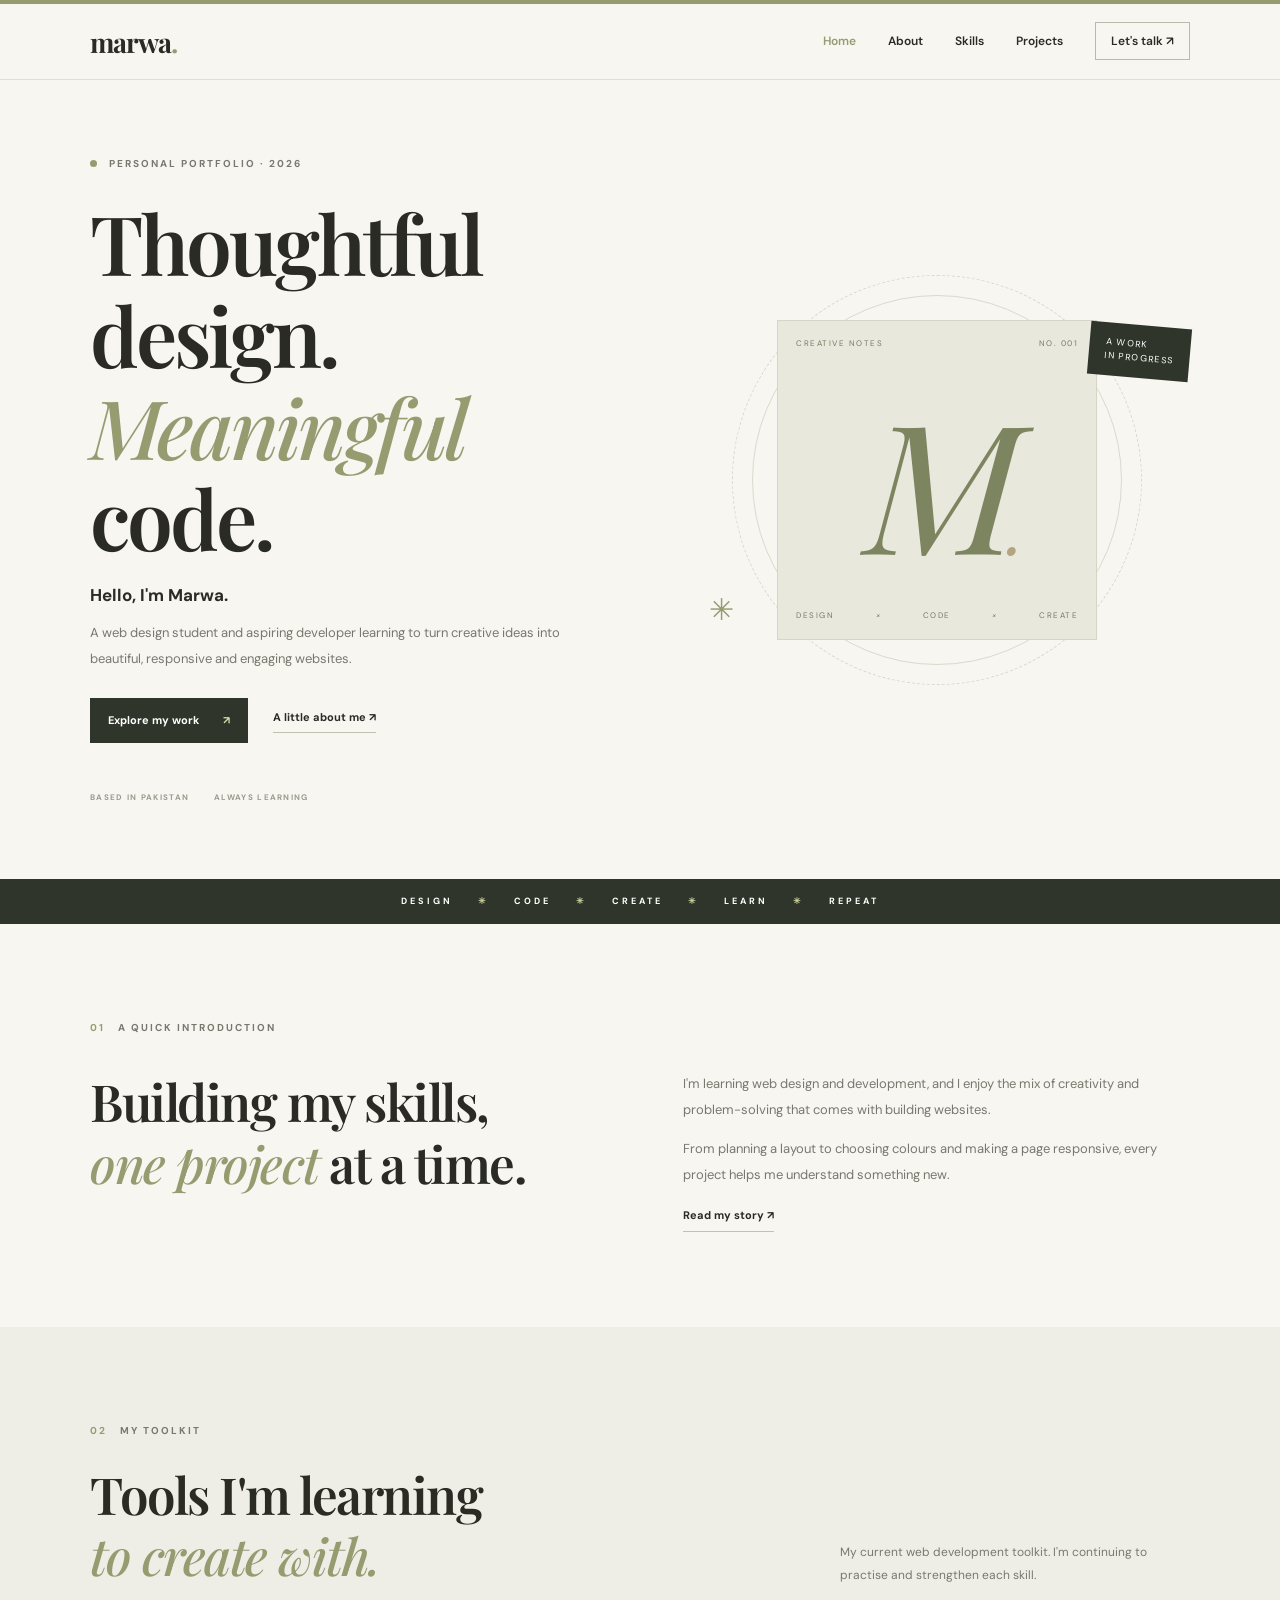
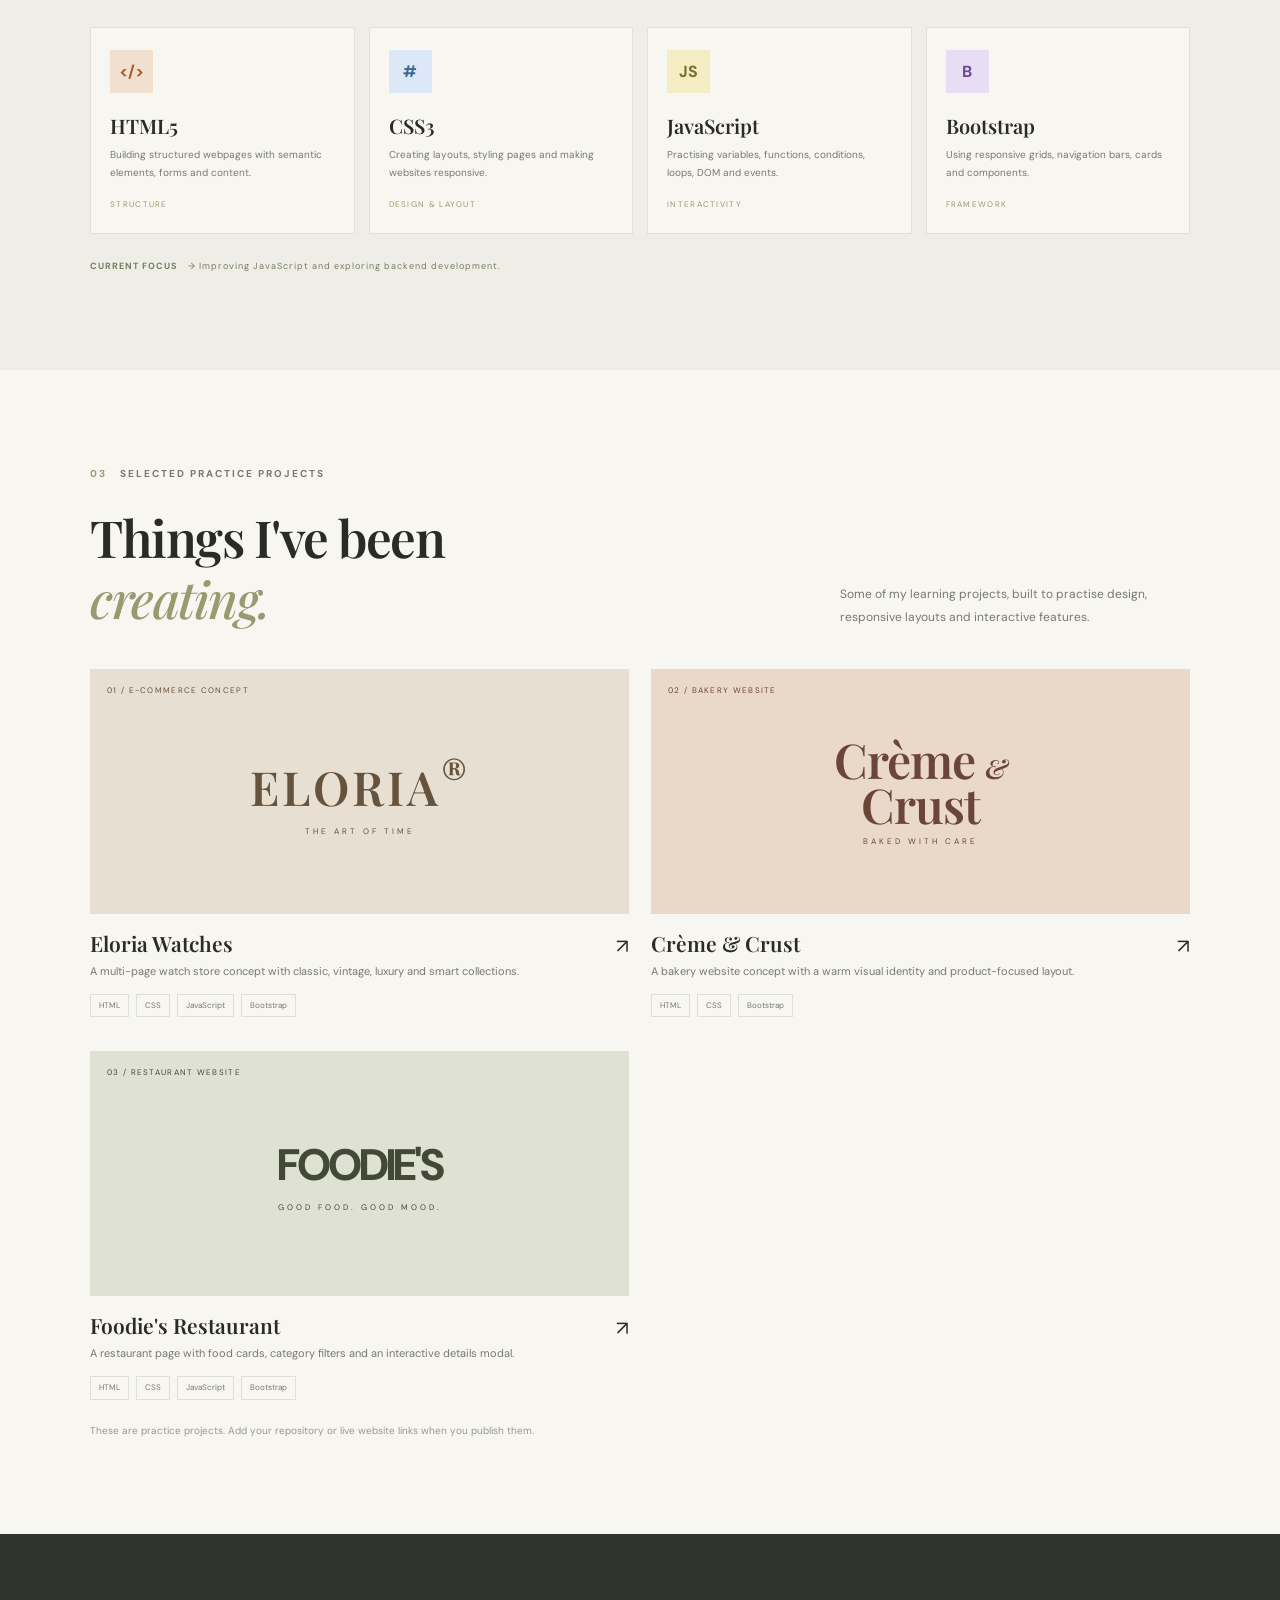
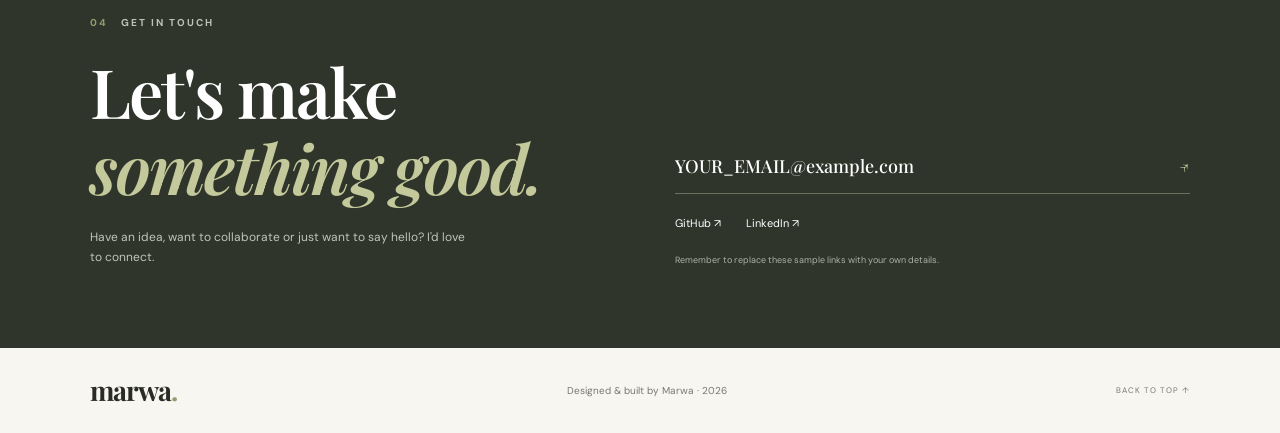
<file: Marwa-Portfolio/index.html>
<!DOCTYPE html>
<html lang="en">
<head>
  <meta charset="UTF-8">
  <meta name="viewport" content="width=device-width, initial-scale=1.0">
  <meta name="description" content="Marwa's personal portfolio and web development journey.">
  <title>Marwa | Personal Portfolio</title>
  <link rel="preconnect" href="https://fonts.googleapis.com">
  <link rel="preconnect" href="https://fonts.gstatic.com" crossorigin>
  <link href="https://fonts.googleapis.com/css2?family=DM+Sans:wght@400;500;600;700&family=Playfair+Display:ital,wght@0,500;0,600;0,700;1,500&display=swap" rel="stylesheet">
  <link rel="stylesheet" href="style.css">
</head>
<body>
  <div class="top-line"></div>
  <header class="header">
    <nav class="nav wrap">
      <a class="logo" href="index.html">marwa<span>.</span></a>
      <button class="menu-toggle" id="menuToggle" aria-label="Toggle menu" aria-expanded="false">☰</button>
      <ul class="nav-links" id="navLinks">
        <li><a class="active" href="index.html">Home</a></li>
        <li><a href="about.html">About</a></li>
        <li><a href="#skills">Skills</a></li>
        <li><a href="#projects">Projects</a></li>
        <li><a class="nav-cta" href="#contact">Let's talk ↗</a></li>
      </ul>
    </nav>
  </header>

  <main>
    <section class="hero wrap" id="home">
      <div class="hero-copy">
        <p class="eyebrow"><span class="status-dot"></span> PERSONAL PORTFOLIO · 2026</p>
        <h1>Thoughtful design.<br><em>Meaningful</em> code.</h1>
        <h2>Hello, I'm Marwa.</h2>
        <p class="lead">A web design student and aspiring developer learning to turn creative ideas into beautiful, responsive and engaging websites.</p>
        <div class="actions">
          <a class="button dark-button" href="#projects">Explore my work <span>↗</span></a>
          <a class="under-link" href="about.html">A little about me ↗</a>
        </div>
        <div class="hero-note"><span>BASED IN PAKISTAN</span><span>ALWAYS LEARNING</span></div>
      </div>
      <div class="hero-art">
        <div class="orbit orbit-a"></div><div class="orbit orbit-b"></div>
        <div class="art-card">
          <div class="art-top"><span>CREATIVE NOTES</span><span>NO. 001</span></div>
          <div class="monogram">M<span>.</span></div>
          <div class="art-bottom">DESIGN <i>×</i> CODE <i>×</i> CREATE</div>
        </div>
        <div class="stamp">A WORK<br>IN PROGRESS</div>
        <span class="sparkle">✳</span>
      </div>
    </section>

    <div class="ticker"><div class="wrap">DESIGN <span>✳</span> CODE <span>✳</span> CREATE <span>✳</span> LEARN <span>✳</span> REPEAT</div></div>

    <section class="section wrap" id="about">
      <div class="section-label"><span>01</span> A QUICK INTRODUCTION</div>
      <div class="two-column">
        <h2>Building my skills,<br><em>one project</em> at a time.</h2>
        <div class="body-copy">
          <p>I'm learning web design and development, and I enjoy the mix of creativity and problem-solving that comes with building websites.</p>
          <p>From planning a layout to choosing colours and making a page responsive, every project helps me understand something new.</p>
          <a class="under-link" href="about.html">Read my story ↗</a>
        </div>
      </div>
    </section>

    <section class="skills-section" id="skills">
      <div class="section wrap">
        <div class="section-label"><span>02</span> MY TOOLKIT</div>
        <div class="section-heading"><h2>Tools I'm learning<br><em>to create with.</em></h2><p>My current web development toolkit. I'm continuing to practise and strengthen each skill.</p></div>
        <div class="skills">
          <article><b class="skill-icon html">&lt;/&gt;</b><h3>HTML5</h3><p>Building structured webpages with semantic elements, forms and content.</p><small>STRUCTURE</small></article>
          <article><b class="skill-icon css">#</b><h3>CSS3</h3><p>Creating layouts, styling pages and making websites responsive.</p><small>DESIGN & LAYOUT</small></article>
          <article><b class="skill-icon js">JS</b><h3>JavaScript</h3><p>Practising variables, functions, conditions, loops, DOM and events.</p><small>INTERACTIVITY</small></article>
          <article><b class="skill-icon bs">B</b><h3>Bootstrap</h3><p>Using responsive grids, navigation bars, cards and components.</p><small>FRAMEWORK</small></article>
        </div>
        <p class="learning"><b>CURRENT FOCUS</b> → Improving JavaScript and exploring backend development.</p>
      </div>
    </section>

    <section class="section wrap" id="projects">
      <div class="section-label"><span>03</span> SELECTED PRACTICE PROJECTS</div>
      <div class="section-heading"><h2>Things I've been<br><em>creating.</em></h2><p>Some of my learning projects, built to practise design, responsive layouts and interactive features.</p></div>
      <div class="projects">
        <article class="project">
          <div class="project-image eloria"><small>01 / E-COMMERCE CONCEPT</small><div>ELORIA<sup>®</sup><span>THE ART OF TIME</span></div></div>
          <div class="project-info"><div><h3>Eloria Watches</h3><p>A multi-page watch store concept with classic, vintage, luxury and smart collections.</p></div><span>↗</span></div>
          <div class="tags"><i>HTML</i><i>CSS</i><i>JavaScript</i><i>Bootstrap</i></div>
        </article>
        <article class="project">
          <div class="project-image creme"><small>02 / BAKERY WEBSITE</small><div>Crème <em>&</em><br>Crust<span>BAKED WITH CARE</span></div></div>
          <div class="project-info"><div><h3>Crème & Crust</h3><p>A bakery website concept with a warm visual identity and product-focused layout.</p></div><span>↗</span></div>
          <div class="tags"><i>HTML</i><i>CSS</i><i>Bootstrap</i></div>
        </article>
        <article class="project">
          <div class="project-image foodie"><small>03 / RESTAURANT WEBSITE</small><div>FOODIE'S<span>GOOD FOOD. GOOD MOOD.</span></div></div>
          <div class="project-info"><div><h3>Foodie's Restaurant</h3><p>A restaurant page with food cards, category filters and an interactive details modal.</p></div><span>↗</span></div>
          <div class="tags"><i>HTML</i><i>CSS</i><i>JavaScript</i><i>Bootstrap</i></div>
        </article>
      </div>
      <p class="fine-print">These are practice projects. Add your repository or live website links when you publish them.</p>
    </section>

    <section class="contact" id="contact">
      <div class="wrap contact-grid">
        <div><div class="section-label light"><span>04</span> GET IN TOUCH</div><h2>Let's make<br><em>something good.</em></h2><p>Have an idea, want to collaborate or just want to say hello? I'd love to connect.</p></div>
        <div class="contact-details">
          <a class="email" href="mailto:YOUR_EMAIL@example.com">YOUR_EMAIL@example.com <span>↗</span></a>
          <div class="socials"><a href="https://github.com/" target="_blank" rel="noreferrer">GitHub ↗</a><a href="https://linkedin.com/" target="_blank" rel="noreferrer">LinkedIn ↗</a></div>
          <small>Remember to replace these sample links with your own details.</small>
        </div>
      </div>
    </section>
  </main>
  <footer class="footer wrap"><a class="logo" href="#home">marwa<span>.</span></a><p>Designed & built by Marwa · <span id="year"></span></p><a href="#home">BACK TO TOP ↑</a></footer>
  <script src="script.js"></script>
</body>
</html>
</file>
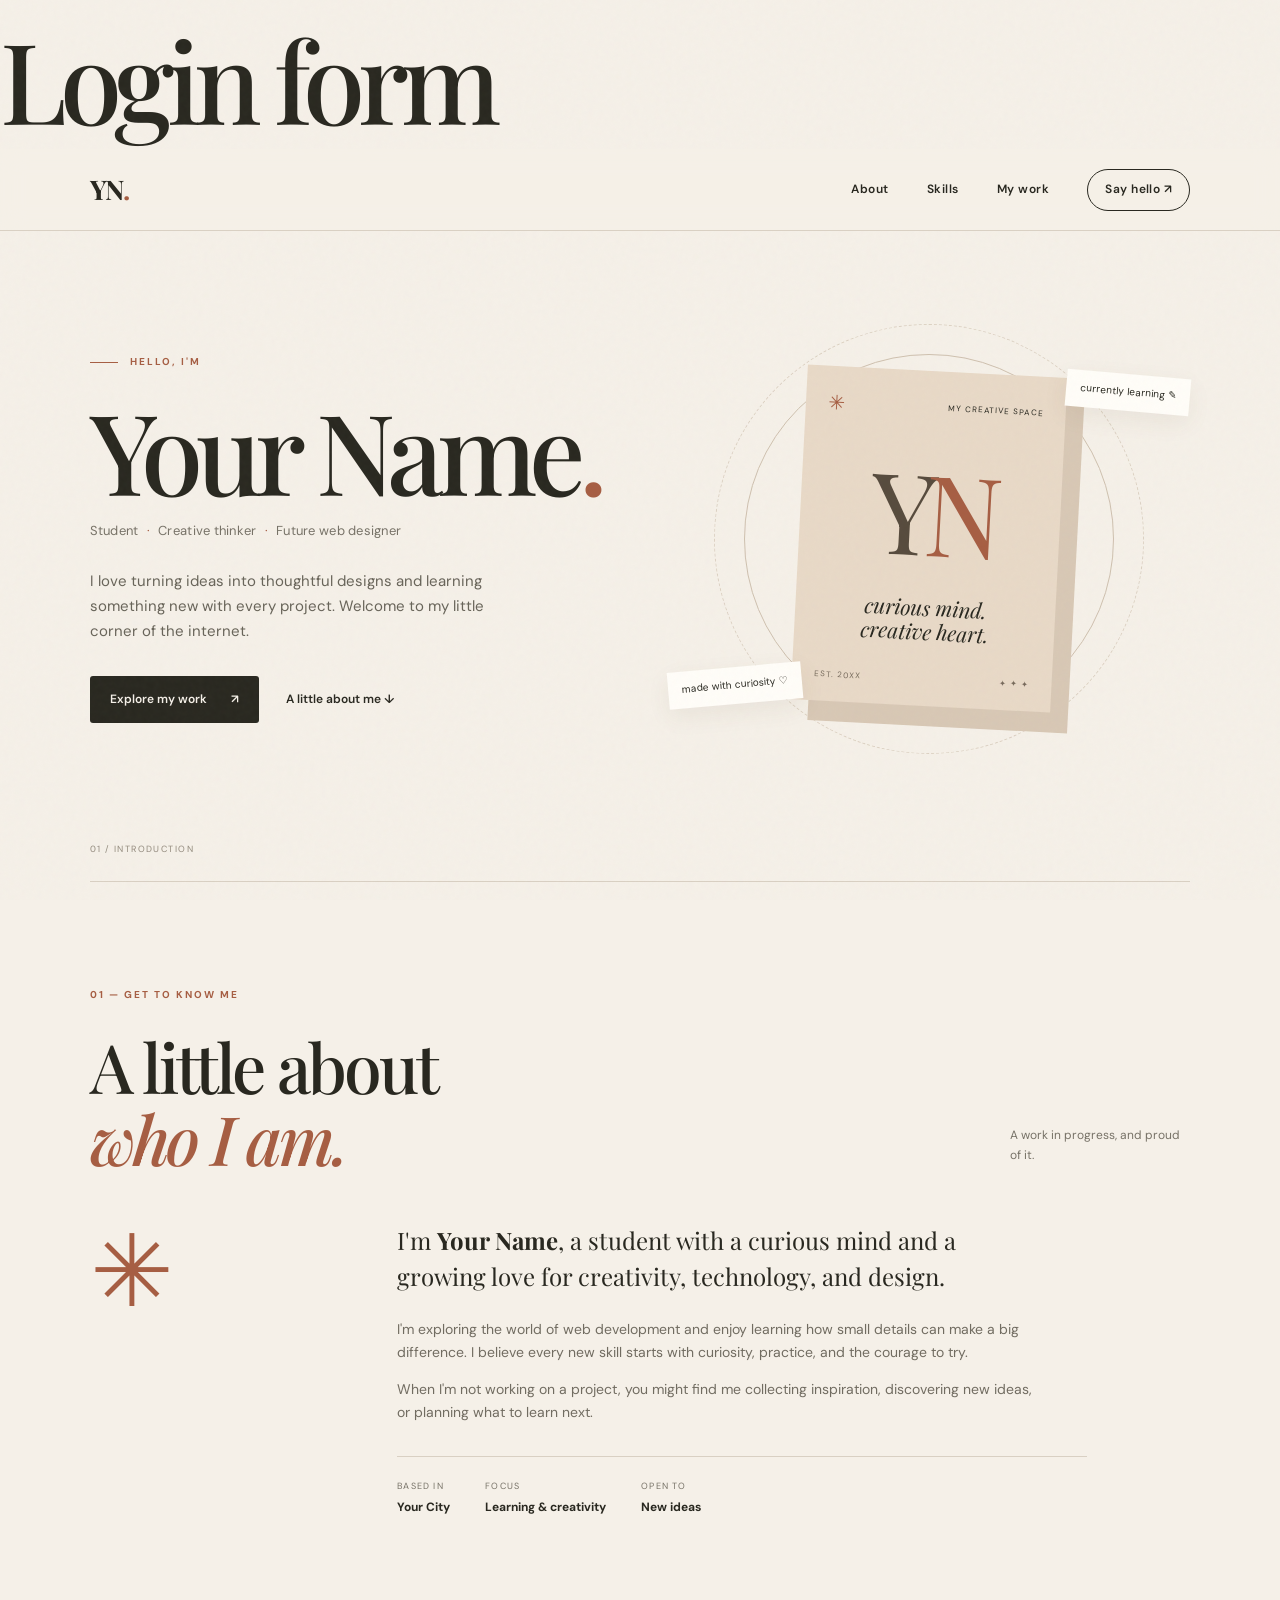
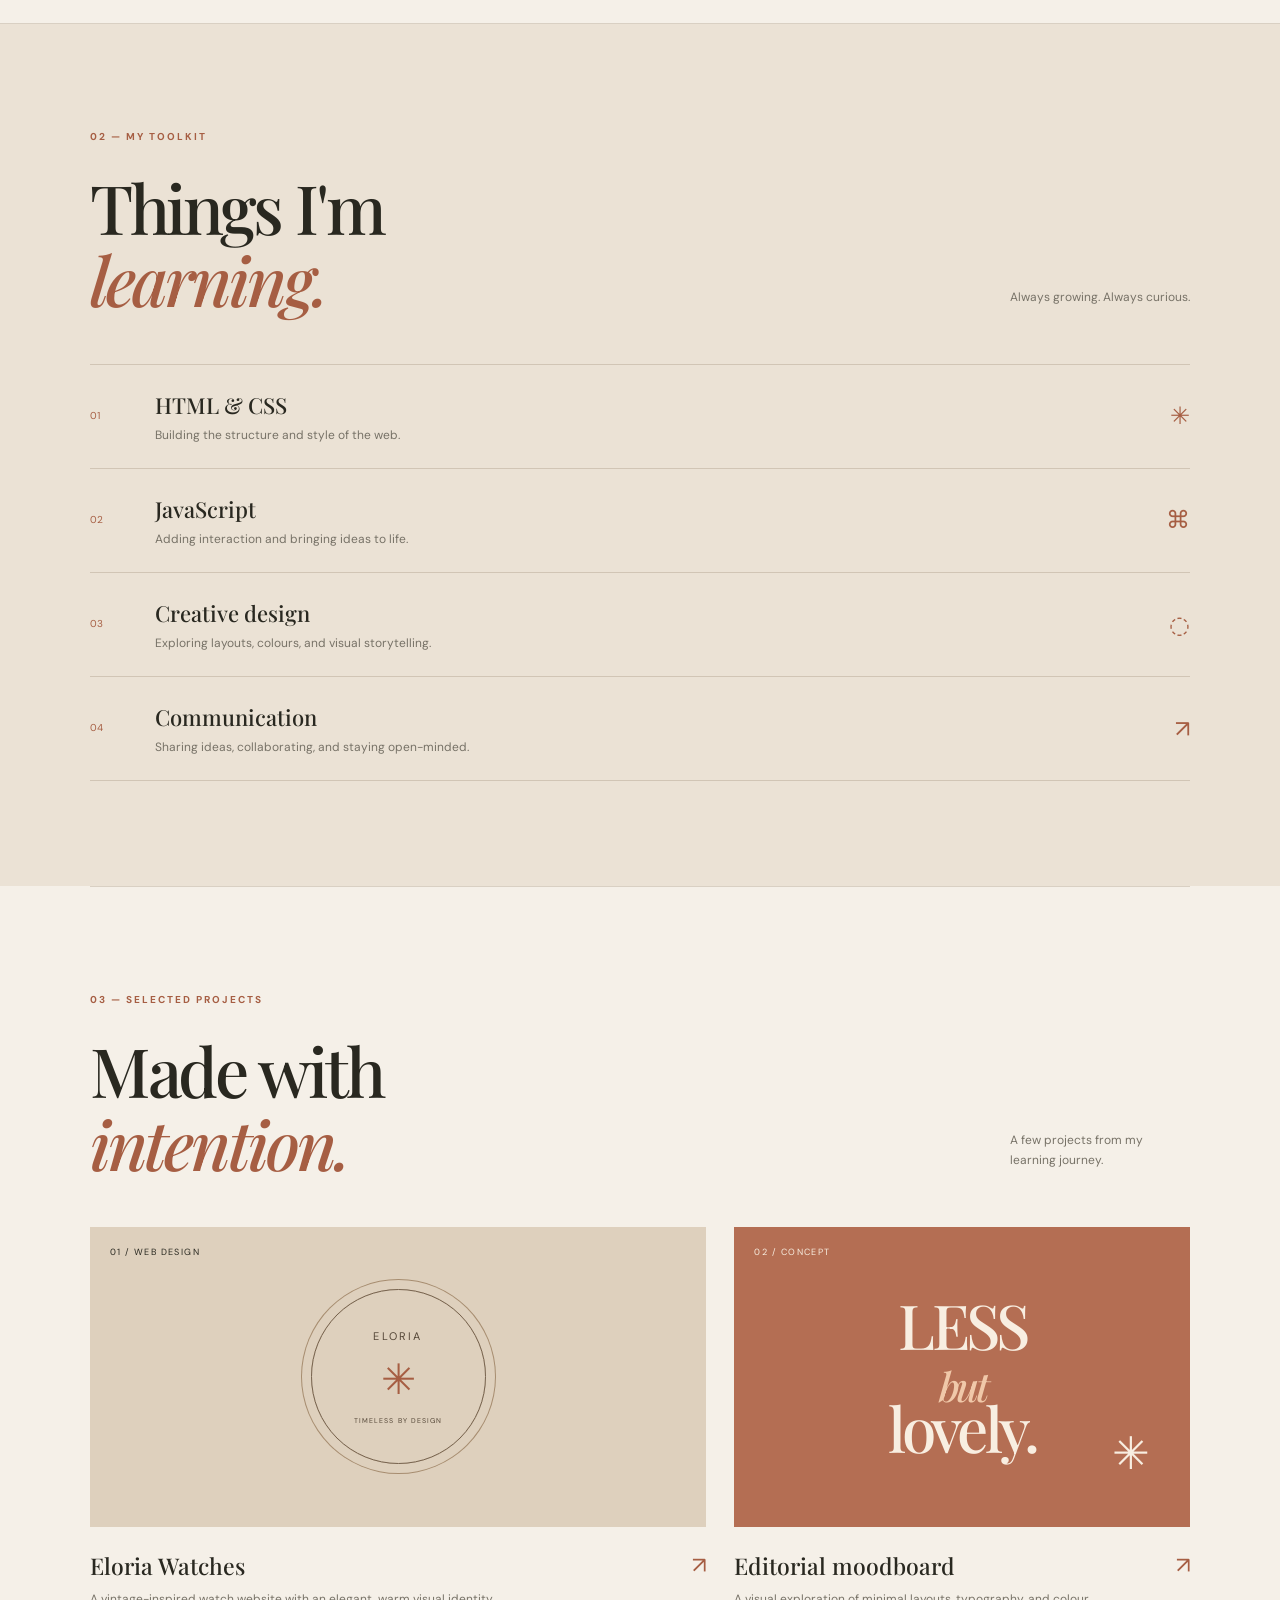
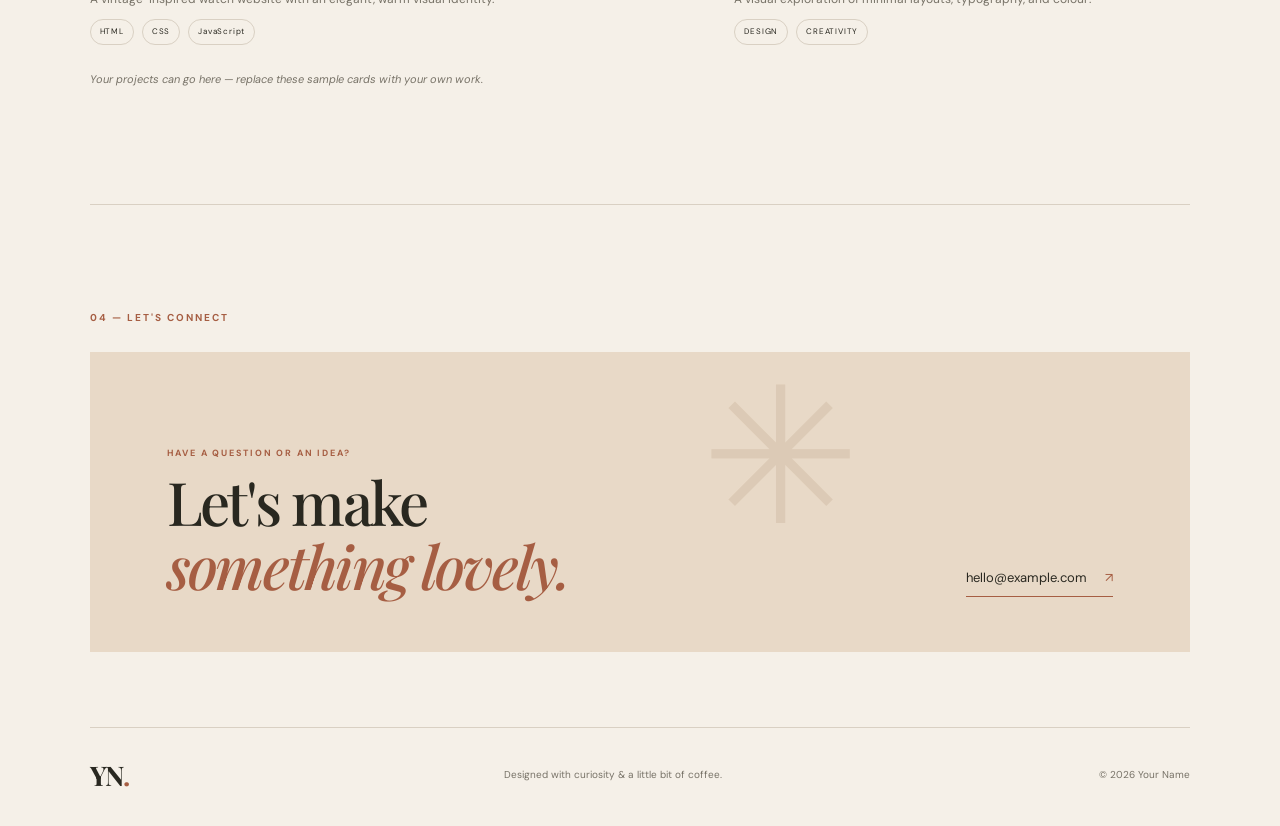
<file: my_project/index.html>
<!DOCTYPE html>
<html lang="en">
<head>
  <meta charset="UTF-8">
  <meta name="viewport" content="width=device-width, initial-scale=1.0">
  <meta name="description" content="Personal portfolio of Your Name — student, creative thinker and aspiring web designer.">
  <title>Your Name | Personal Portfolio</title>
  <link rel="preconnect" href="https://fonts.googleapis.com">
  <link rel="preconnect" href="https://fonts.gstatic.com" crossorigin>
  <link href="https://fonts.googleapis.com/css2?family=DM+Sans:wght@400;500;600;700&family=Playfair+Display:wght@500;600;700&display=swap" rel="stylesheet">
  <link rel="stylesheet" href="style.css">
  <script src="script.js" defer></script>
</head>
<body>

  <h1>
    Login form
  </h1>
  <div class="page-grain"></div>
  <header class="site-header">
    <a class="brand" href="#home" aria-label="Go to homepage">YN<span>.</span></a>
    <button class="menu-toggle" aria-label="Open navigation" aria-expanded="false">☰</button>
    <nav class="nav-links" aria-label="Main navigation">
      <a href="#about">About</a><a href="#skills">Skills</a><a href="#work">My work</a><a href="#contact" class="nav-contact">Say hello ↗</a>
    </nav>
  </header>

  <main>
    <section class="hero section-wrap" id="home">
      <div class="hero-copy">
        <p class="eyebrow"><span class="eyebrow-line"></span> HELLO, I'M</p>
        <h1>Your Name<span class="title-dot">.</span></h1>
        <p class="hero-subtitle">Student <span>·</span> Creative thinker <span>·</span> Future web designer</p>
        <p class="hero-intro">I love turning ideas into thoughtful designs and learning something new with every project. Welcome to my little corner of the internet.</p>
        <div class="hero-actions">
          <a class="button button-dark" href="#work">Explore my work <span>↗</span></a>
          <a class="text-link" href="#about">A little about me ↓</a>
        </div>
      </div>
      <div class="hero-art" aria-label="Decorative profile illustration">
        <div class="art-circle circle-one"></div><div class="art-circle circle-two"></div>
        <div class="art-card">
          <div class="art-top"><span>✳</span><span>MY CREATIVE SPACE</span></div>
          <div class="art-monogram">Y<span>N</span></div>
          <p>curious mind.<br>creative heart.</p>
          <div class="art-bottom"><span>EST. 20XX</span><span>✦ ✦ ✦</span></div>
        </div>
        <span class="floating-note note-one">currently learning ✎</span>
        <span class="floating-note note-two">made with curiosity ♡</span>
      </div>
      <div class="hero-index">01 / INTRODUCTION</div>
    </section>

    <section class="about section-wrap section-pad" id="about">
      <div class="section-kicker">01 — GET TO KNOW ME</div>
      <div class="section-heading-row"><h2>A little about<br><em>who I am.</em></h2><p class="section-side-note">A work in progress, and proud of it.</p></div>
      <div class="about-grid">
        <div class="about-mark">✳</div>
        <div class="about-text">
          <p class="lead">I'm <strong>Your Name</strong>, a student with a curious mind and a growing love for creativity, technology, and design.</p>
          <p>I'm exploring the world of web development and enjoy learning how small details can make a big difference. I believe every new skill starts with curiosity, practice, and the courage to try.</p>
          <p>When I'm not working on a project, you might find me collecting inspiration, discovering new ideas, or planning what to learn next.</p>
          <div class="mini-facts"><span>BASED IN <b>Your City</b></span><span>FOCUS <b>Learning & creativity</b></span><span>OPEN TO <b>New ideas</b></span></div>
        </div>
      </div>
    </section>

    <section class="skills section-wrap section-pad" id="skills">
      <div class="section-kicker">02 — MY TOOLKIT</div>
      <div class="section-heading-row"><h2>Things I'm<br><em>learning.</em></h2><p class="section-side-note">Always growing. Always curious.</p></div>
      <div class="skill-list">
        <div class="skill-item"><span class="skill-number">01</span><div><h3>HTML & CSS</h3><p>Building the structure and style of the web.</p></div><span class="skill-symbol">✳</span></div>
        <div class="skill-item"><span class="skill-number">02</span><div><h3>JavaScript</h3><p>Adding interaction and bringing ideas to life.</p></div><span class="skill-symbol">⌘</span></div>
        <div class="skill-item"><span class="skill-number">03</span><div><h3>Creative design</h3><p>Exploring layouts, colours, and visual storytelling.</p></div><span class="skill-symbol">◌</span></div>
        <div class="skill-item"><span class="skill-number">04</span><div><h3>Communication</h3><p>Sharing ideas, collaborating, and staying open-minded.</p></div><span class="skill-symbol">↗</span></div>
      </div>
    </section>

    <section class="work section-wrap section-pad" id="work">
      <div class="section-kicker">03 — SELECTED PROJECTS</div>
      <div class="section-heading-row"><h2>Made with<br><em>intention.</em></h2><p class="section-side-note">A few projects from my learning journey.</p></div>
      <div class="project-grid">
        <article class="project-card project-feature">
          <div class="project-visual visual-watch"><span class="visual-label">01 / WEB DESIGN</span><div class="watch-face"><span>ELORIA</span><b>✳</b><small>TIMELESS BY DESIGN</small></div></div>
          <div class="project-meta"><div><h3>Eloria Watches</h3><p>A vintage-inspired watch website with an elegant, warm visual identity.</p></div><span class="project-arrow">↗</span></div>
          <div class="tag-row"><span>HTML</span><span>CSS</span><span>JavaScript</span></div>
        </article>
        <article class="project-card">
          <div class="project-visual visual-editorial"><span class="visual-label">02 / CONCEPT</span><div class="editorial-type">LESS<br><i>but</i><br>lovely.</div><span class="editorial-star">✳</span></div>
          <div class="project-meta"><div><h3>Editorial moodboard</h3><p>A visual exploration of minimal layouts, typography, and colour.</p></div><span class="project-arrow">↗</span></div>
          <div class="tag-row"><span>DESIGN</span><span>CREATIVITY</span></div>
        </article>
      </div>
      <p class="project-note">Your projects can go here — replace these sample cards with your own work.</p>
    </section>

    <section class="contact section-wrap section-pad" id="contact">
      <div class="section-kicker">04 — LET'S CONNECT</div>
      <div class="contact-panel"><div><p class="eyebrow">HAVE A QUESTION OR AN IDEA?</p><h2>Let's make<br><em>something lovely.</em></h2></div><a class="contact-link" href="mailto:hello@example.com">hello@example.com <span>↗</span></a><div class="contact-spark">✳</div></div>
    </section>
  </main>

  <footer class="site-footer section-wrap"><a class="brand" href="#home">YN<span>.</span></a><p>Designed with curiosity & a little bit of coffee.</p><p>© <span id="year"></span> Your Name</p></footer>
</body>
</html>
</file>
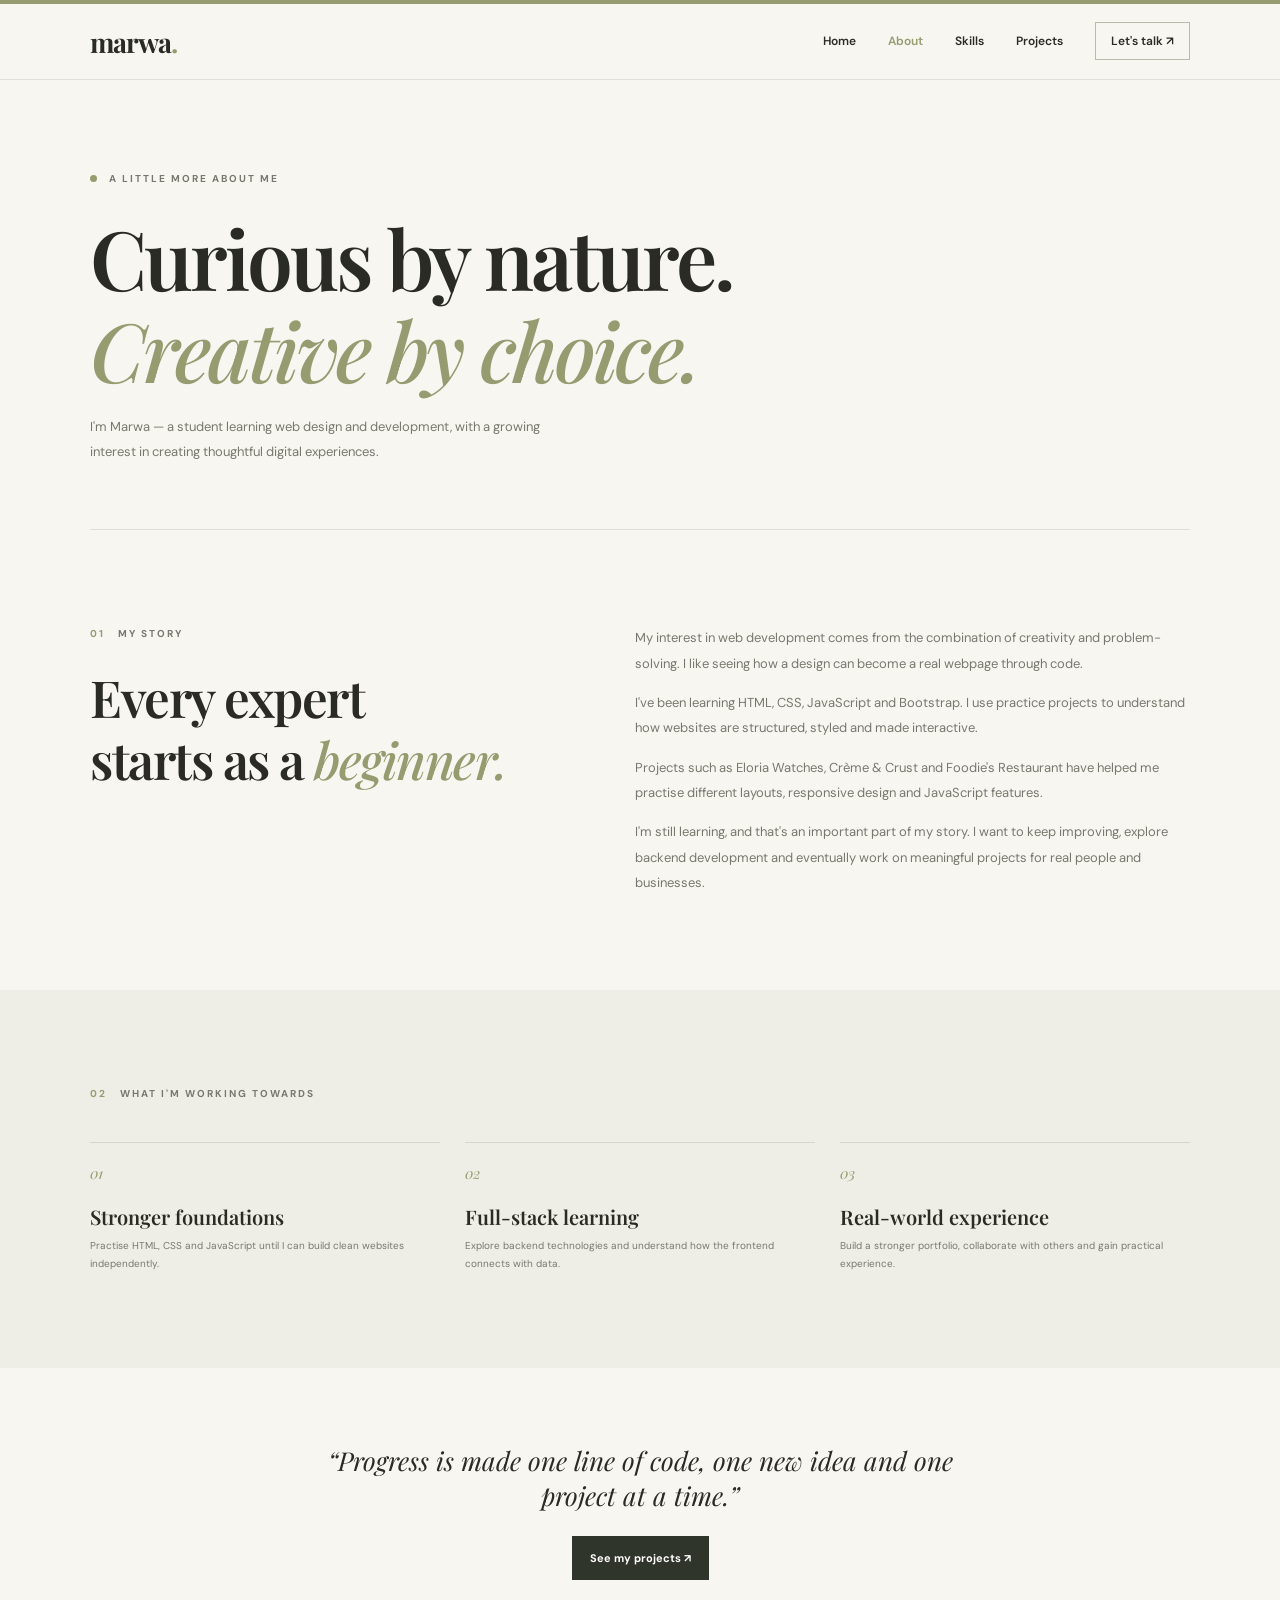
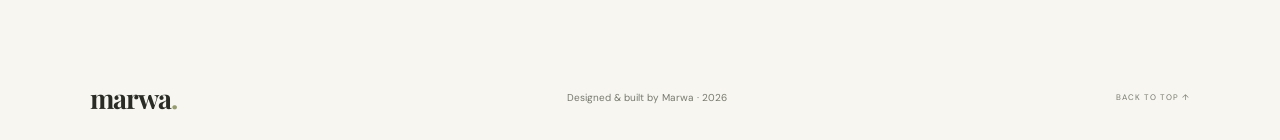
<file: Marwa-Portfolio/about.html>
<!DOCTYPE html>
<html lang="en">
<head>
  <meta charset="UTF-8">
  <meta name="viewport" content="width=device-width, initial-scale=1.0">
  <title>About Marwa | Portfolio</title>
  <link rel="preconnect" href="https://fonts.googleapis.com">
  <link href="https://fonts.googleapis.com/css2?family=DM+Sans:wght@400;500;600;700&family=Playfair+Display:ital,wght@0,500;0,600;0,700;1,500&display=swap" rel="stylesheet">
  <link rel="stylesheet" href="style.css">
</head>
<body>
  <div class="top-line"></div>
  <header class="header"><nav class="nav wrap">
    <a class="logo" href="index.html">marwa<span>.</span></a>
    <button class="menu-toggle" id="menuToggle" aria-label="Toggle menu" aria-expanded="false">☰</button>
    <ul class="nav-links" id="navLinks">
      <li><a href="index.html">Home</a></li><li><a class="active" href="about.html">About</a></li>
      <li><a href="index.html#skills">Skills</a></li><li><a href="index.html#projects">Projects</a></li>
      <li><a class="nav-cta" href="index.html#contact">Let's talk ↗</a></li>
    </ul>
  </nav></header>
  <main>
    <section class="about-hero wrap">
      <p class="eyebrow"><span class="status-dot"></span> A LITTLE MORE ABOUT ME</p>
      <h1>Curious by nature.<br><em>Creative by choice.</em></h1>
      <p class="lead">I'm Marwa — a student learning web design and development, with a growing interest in creating thoughtful digital experiences.</p>
    </section>
    <section class="section wrap about-page-grid">
      <div><div class="section-label"><span>01</span> MY STORY</div><h2>Every expert<br>starts as a <em>beginner.</em></h2></div>
      <div class="body-copy">
        <p>My interest in web development comes from the combination of creativity and problem-solving. I like seeing how a design can become a real webpage through code.</p>
        <p>I've been learning HTML, CSS, JavaScript and Bootstrap. I use practice projects to understand how websites are structured, styled and made interactive.</p>
        <p>Projects such as Eloria Watches, Crème & Crust and Foodie's Restaurant have helped me practise different layouts, responsive design and JavaScript features.</p>
        <p>I'm still learning, and that's an important part of my story. I want to keep improving, explore backend development and eventually work on meaningful projects for real people and businesses.</p>
      </div>
    </section>
    <section class="skills-section"><div class="section wrap">
      <div class="section-label"><span>02</span> WHAT I'M WORKING TOWARDS</div>
      <div class="journey">
        <article><span>01</span><h3>Stronger foundations</h3><p>Practise HTML, CSS and JavaScript until I can build clean websites independently.</p></article>
        <article><span>02</span><h3>Full-stack learning</h3><p>Explore backend technologies and understand how the frontend connects with data.</p></article>
        <article><span>03</span><h3>Real-world experience</h3><p>Build a stronger portfolio, collaborate with others and gain practical experience.</p></article>
      </div>
    </div></section>
    <section class="wrap quote"><p>“Progress is made one line of code, one new idea and one project at a time.”</p><a class="button dark-button" href="index.html#projects">See my projects ↗</a></section>
  </main>
  <footer class="footer wrap"><a class="logo" href="index.html">marwa<span>.</span></a><p>Designed & built by Marwa · <span id="year"></span></p><a href="#">BACK TO TOP ↑</a></footer>
  <script src="script.js"></script>
</body>
</html>
</file>
<file: Marwa-Portfolio/style.css>
@import url('https://fonts.googleapis.com/css2?family=DM+Sans:wght@400;500;600;700&family=Playfair+Display:ital,wght@0,500;0,600;0,700;1,500&display=swap');
:root{--bg:#f7f6f1;--ink:#292b24;--muted:#77796e;--line:#dedfd5;--olive:#969b70;--deep:#30352b;--serif:'Playfair Display',Georgia,serif;--sans:'DM Sans',Arial,sans-serif}
*{box-sizing:border-box;margin:0;padding:0}html{scroll-behavior:smooth;scroll-padding-top:90px}body{background:var(--bg);color:var(--ink);font-family:var(--sans);line-height:1.7}a{color:inherit;text-decoration:none}.wrap{width:min(1100px,calc(100% - 48px));margin:auto}.top-line{height:4px;background:var(--olive)}.header{height:76px;position:sticky;top:0;z-index:10;background:#f7f6f1ed;backdrop-filter:blur(12px);border-bottom:1px solid var(--line)}.nav{height:100%;display:flex;align-items:center;justify-content:space-between}.logo{font:700 27px var(--serif);letter-spacing:-1px}.logo span{color:var(--olive)}.nav-links{display:flex;align-items:center;gap:32px;list-style:none;font-size:12px;font-weight:600}.nav-links a:hover,.nav-links .active{color:var(--olive)}.nav-cta{border:1px solid #b9bba8;padding:10px 15px}.menu-toggle{display:none;border:0;background:none;font-size:24px;cursor:pointer;color:var(--ink)}
.hero{min-height:610px;display:grid;grid-template-columns:1.05fr .95fr;align-items:center;gap:35px;padding-block:75px}.eyebrow,.section-label{font-size:10px;letter-spacing:2px;font-weight:700;color:var(--muted)}.status-dot{display:inline-block;width:7px;height:7px;border-radius:50%;background:#969b70;margin-right:8px}.hero h1,.about-hero h1{font:600 clamp(53px,7vw,82px)/1.12 var(--serif);letter-spacing:-3px;margin:25px 0 17px}.hero h1 em,.section h2 em,.about-hero h1 em{color:var(--olive);font-weight:500}.hero h2{font-size:17px;margin-bottom:10px}.lead{max-width:490px;color:var(--muted);font-size:13px;line-height:1.95}.actions{display:flex;align-items:center;gap:25px;margin-top:27px}.button{display:inline-flex;gap:24px;align-items:center;padding:13px 18px;font-size:11px;font-weight:700;transition:.2s}.button:hover{transform:translateY(-3px)}.dark-button{background:var(--deep);color:white}.dark-button span{color:#d6d9a7}.under-link{font-size:11px;font-weight:700;border-bottom:1px solid #bfc1b1;padding-bottom:5px}.hero-note{display:flex;gap:25px;margin-top:48px;color:#999b8e;font-size:8px;letter-spacing:1.3px;font-weight:700}
.hero-art{height:400px;display:grid;place-items:center;position:relative}.art-card{width:320px;height:320px;background:#e8e8dc;border:1px solid #d5d6c8;display:flex;align-items:center;justify-content:center;position:relative;z-index:1}.art-top,.art-bottom{position:absolute;left:18px;right:18px;display:flex;justify-content:space-between;font-size:8px;letter-spacing:1.5px;color:#777b64}.art-top{top:16px}.art-bottom{bottom:16px}.monogram{font:italic 180px/.9 var(--serif);color:#7d8460;letter-spacing:-15px}.monogram span{font-size:70px;color:#b3a67e}.orbit{position:absolute;border:1px solid #d9dacc;border-radius:50%;width:370px;height:370px}.orbit-b{width:410px;height:410px;border-style:dashed}.stamp{position:absolute;right:0;top:45px;z-index:2;background:var(--deep);color:white;padding:13px 16px;font-size:9px;line-height:1.5;letter-spacing:1.4px;transform:rotate(5deg)}.sparkle{position:absolute;left:25px;bottom:45px;color:var(--olive);font-size:30px}
.ticker{background:var(--deep);color:white;text-align:center;padding:15px;font-size:9px;letter-spacing:3px;font-weight:700}.ticker span{color:#c8cc9d;padding:0 20px}.section{padding-block:95px}.section-label{display:flex;gap:13px;align-items:center}.section-label span{color:var(--olive)}.two-column{display:grid;grid-template-columns:1fr 1fr;gap:85px;margin-top:35px}.two-column h2,.section-heading h2,.about-page-grid h2{font:600 clamp(36px,4.5vw,51px)/1.2 var(--serif);letter-spacing:-1.5px}.two-column h2 em{color:var(--olive)}.body-copy{font-size:13px;color:var(--muted);line-height:1.95}.body-copy p+p{margin-top:14px}.body-copy .under-link{display:inline-block;margin-top:18px;color:var(--ink)}
.skills-section{background:#eeeee6}.section-heading{display:flex;justify-content:space-between;align-items:end;gap:30px;margin-top:25px}.section-heading>p{max-width:350px;font-size:12px;color:var(--muted);line-height:1.9}.skills{display:grid;grid-template-columns:repeat(4,1fr);gap:14px;margin-top:40px}.skills article{background:var(--bg);padding:22px 19px;min-height:205px;border:1px solid #e0e1d8}.skill-icon{width:43px;height:43px;display:grid;place-items:center;font:700 16px var(--sans);margin-bottom:19px}.html{background:#f1dfcf;color:#a65b27}.css{background:#dce8f5;color:#3f6896}.js{background:#f4edc4;color:#796d29}.bs{background:#e7def4;color:#684a91}.skills h3,.journey h3{font:600 20px var(--serif)}.skills p,.journey p{font-size:10px;color:var(--muted);line-height:1.8;margin-top:7px}.skills small{display:block;font-size:8px;letter-spacing:1.3px;color:var(--olive);margin-top:16px}.learning{font-size:9px;letter-spacing:1px;color:#777c5e;margin-top:25px}.learning b{margin-right:7px}
.projects{display:grid;grid-template-columns:repeat(2,1fr);gap:34px 22px;margin-top:40px}.project:last-child{grid-column:1/2}.project-image{height:245px;position:relative;display:grid;place-items:center;text-align:center}.project-image>small{position:absolute;top:15px;left:17px;font-size:8px;letter-spacing:1.3px}.project-image>div{font:600 47px var(--serif);letter-spacing:3px}.project-image>div span{display:block;font:8px var(--sans);letter-spacing:3px;margin-top:8px}.eloria{background:#e7dfd1;color:#66533d}.creme{background:#ead9c8;color:#6b4638}.creme>div{font-size:48px;line-height:.95;letter-spacing:-1px}.creme em{font-size:27px}.foodie{background:#dfe2d3;color:#424936}.foodie>div{font:800 44px var(--sans);letter-spacing:-3px}.project-info{display:flex;justify-content:space-between;gap:20px;margin-top:15px}.project-info h3{font:600 21px var(--serif)}.project-info p{font-size:11px;color:var(--muted);line-height:1.8;margin-top:5px;max-width:460px}.project-info>span{font-size:20px}.tags{display:flex;gap:7px;margin-top:12px}.tags i{font-style:normal;font-size:8px;border:1px solid var(--line);padding:4px 8px;color:var(--muted)}.fine-print{font-size:10px;color:#96988d;margin-top:22px}
.contact{background:var(--deep);color:white;padding:80px 0}.contact-grid{display:grid;grid-template-columns:1fr 1fr;gap:70px;align-items:end}.light{color:#c0c3b4}.contact h2{font:600 clamp(45px,6vw,68px)/1.12 var(--serif);letter-spacing:-2px;margin:22px 0}.contact h2 em{color:#c4c99b}.contact-grid>div:first-child>p{font-size:12px;color:#c2c4ba;max-width:380px}.email{display:flex;justify-content:space-between;border-bottom:1px solid #69705e;padding-bottom:15px;font:500 18px var(--serif)}.email span{color:#c4c99b}.socials{display:flex;gap:25px;margin-top:20px;font-size:11px}.contact-details small{display:block;color:#aeb1a4;font-size:9px;margin-top:20px}.footer{min-height:85px;display:flex;justify-content:space-between;align-items:center;gap:20px}.footer p{font-size:10px;color:var(--muted)}.footer>a:last-child{font-size:8px;letter-spacing:1px;color:var(--muted)}
/* About page */.about-hero{padding-block:90px 65px;border-bottom:1px solid var(--line)}.about-hero h1{margin-bottom:18px}.about-page-grid{display:grid;grid-template-columns:.9fr 1.1fr;gap:90px}.about-page-grid h2{margin-top:25px}.journey{display:grid;grid-template-columns:repeat(3,1fr);gap:25px;margin-top:40px}.journey article{border-top:1px solid #d4d6c9;padding-top:17px}.journey article>span{font:italic 15px var(--serif);color:var(--olive)}.journey h3{font:600 20px var(--serif);margin-top:15px}.quote{text-align:center;padding-block:75px}.quote p{font:italic 26px var(--serif);max-width:650px;margin:0 auto 23px}
@media(max-width:800px){.hero{grid-template-columns:1fr;padding-block:60px}.hero-art{height:350px}.two-column,.about-page-grid{grid-template-columns:1fr;gap:30px}.skills{grid-template-columns:repeat(2,1fr)}.contact-grid{gap:35px}.journey{grid-template-columns:1fr}}
@media(max-width:600px){.wrap{width:calc(100% - 36px)}.header{height:68px}.menu-toggle{display:block}.nav-links{display:none;position:absolute;top:68px;left:0;right:0;background:var(--bg);padding:22px 25px;border-bottom:1px solid var(--line);flex-direction:column;align-items:flex-start;gap:19px}.nav-links.open{display:flex}.hero{padding-block:55px 45px}.hero h1{font-size:55px}.hero-note{flex-direction:column;gap:7px;margin-top:32px}.hero-art{height:320px}.art-card{width:275px;height:275px}.monogram{font-size:150px}.orbit{width:315px;height:315px}.orbit-b{width:345px;height:345px}.stamp{right:0}.section{padding-block:68px}.two-column{gap:23px}.section-heading{display:block}.section-heading>p{margin-top:14px}.skills{gap:9px}.skills article{padding:17px 13px}.projects{grid-template-columns:1fr}.project:last-child{grid-column:auto}.project-image{height:225px}.contact-grid{grid-template-columns:1fr;gap:35px}.contact{padding:65px 0}.footer{padding-block:20px;flex-wrap:wrap}.footer p{order:3;width:100%}.about-hero{padding-block:65px 50px}.about-hero h1{font-size:47px}.about-page-grid{padding-block:65px}.quote p{font-size:22px}}
</file>
<file: my_project/style.css>
@import url('https://fonts.googleapis.com/css2?family=DM+Sans:wght@400;500;600;700&family=Playfair+Display:ital,wght@0,500;0,600;0,700;1,500;1,600&display=swap');

:root{--paper:#f5f0e8;--paper-deep:#ebe2d5;--ink:#292820;--muted:#777267;--rust:#a65e43;--line:#d9d0c3;--white:#fffdf8}
*{box-sizing:border-box}html{scroll-behavior:smooth;scroll-padding-top:90px}body{margin:0;background:var(--paper);color:var(--ink);font-family:'DM Sans',sans-serif;line-height:1.65}a{color:inherit;text-decoration:none}.page-grain{position:fixed;inset:0;pointer-events:none;opacity:.13;z-index:5;background-image:url("data:image/svg+xml,%3Csvg viewBox='0 0 180 180' xmlns='http://www.w3.org/2000/svg'%3E%3Cfilter id='n'%3E%3CfeTurbulence type='fractalNoise' baseFrequency='.9' numOctaves='3' stitchTiles='stitch'/%3E%3C/filter%3E%3Crect width='100%25' height='100%25' filter='url(%23n)' opacity='.2'/%3E%3C/svg%3E")}
.site-header{height:82px;padding:0 7%;display:flex;align-items:center;justify-content:space-between;border-bottom:1px solid var(--line);position:sticky;top:0;background:rgba(245,240,232,.92);backdrop-filter:blur(12px);z-index:10}.brand{font-family:'Playfair Display',serif;font-size:27px;font-weight:700;letter-spacing:-2px}.brand span,.title-dot{color:var(--rust)}.nav-links{display:flex;gap:38px;align-items:center;font-size:12px;font-weight:600;letter-spacing:.04em}.nav-links a{transition:color .2s}.nav-links a:hover,.text-link:hover{color:var(--rust)}.nav-contact{border:1px solid var(--ink);padding:10px 17px;border-radius:30px}.menu-toggle{display:none;background:none;border:0;font-size:25px;color:var(--ink)}
.section-wrap{width:min(1120px,86%);margin:auto}.hero{min-height:650px;display:grid;grid-template-columns:1.05fr .95fr;align-items:center;position:relative;padding-top:45px;padding-bottom:80px}.eyebrow,.section-kicker{font-size:10px;letter-spacing:.2em;font-weight:700;color:var(--rust)}.eyebrow{display:flex;align-items:center;gap:12px}.eyebrow-line{width:28px;height:1px;background:var(--rust)}h1,h2,h3,p{margin-top:0}h1,h2,.editorial-type{font-family:'Playfair Display',serif;font-weight:500}h1{font-size:clamp(64px,9vw,112px);line-height:1.02;letter-spacing:-.065em;margin:22px 0 13px}.hero-subtitle{font-size:13px;color:var(--muted);letter-spacing:.02em}.hero-subtitle span{color:var(--rust);padding:0 5px}.hero-intro{max-width:440px;color:#686459;font-size:15px;margin:28px 0 32px}.hero-actions{display:flex;align-items:center;gap:27px}.button{display:inline-flex;gap:24px;align-items:center;padding:14px 20px;border-radius:3px;font-size:12px;font-weight:600}.button-dark{background:var(--ink);color:var(--paper);transition:transform .2s,background .2s}.button-dark:hover{background:var(--rust);transform:translateY(-3px)}.text-link{font-size:12px;font-weight:600}.hero-art{height:440px;display:grid;place-items:center;position:relative}.art-circle{position:absolute;border:1px solid #cfc1af;border-radius:50%}.circle-one{width:370px;height:370px}.circle-two{width:430px;height:430px;border-style:dashed;opacity:.65}.art-card{width:260px;height:335px;background:#e8d9c7;box-shadow:18px 20px 0 #d8c8b5;position:relative;padding:20px 22px;display:flex;flex-direction:column;justify-content:space-between;transform:rotate(3deg);z-index:1}.art-top,.art-bottom{display:flex;justify-content:space-between;align-items:center;font-size:8px;letter-spacing:.13em}.art-top span:first-child{font-size:20px;color:var(--rust)}.art-monogram{font-family:'Playfair Display',serif;font-size:112px;line-height:1;text-align:center;letter-spacing:-.12em;color:#574b3d}.art-monogram span{color:var(--rust)}.art-card>p{font-family:'Playfair Display',serif;font-style:italic;text-align:center;font-size:21px;line-height:1.15;margin:0}.art-bottom{color:#766a5b}.floating-note{position:absolute;background:var(--white);padding:10px 14px;font-size:10px;box-shadow:0 8px 25px #53432a12;z-index:2}.note-one{top:55px;right:0;transform:rotate(5deg)}.note-two{bottom:55px;left:0;transform:rotate(-5deg)}.hero-index{position:absolute;bottom:24px;left:0;font-size:9px;letter-spacing:.16em;color:#938a7d}
.section-pad{padding-top:105px;padding-bottom:105px;border-top:1px solid var(--line)}.section-kicker{margin-bottom:26px}.section-heading-row{display:flex;justify-content:space-between;align-items:end;margin-bottom:48px}h2{font-size:clamp(44px,6vw,68px);line-height:1.06;letter-spacing:-.045em;margin:0}h2 em{color:var(--rust);font-weight:500}.section-side-note{font-size:12px;color:var(--muted);max-width:180px;margin:0 0 8px}.about-grid{display:grid;grid-template-columns:.65fr 2fr;gap:50px}.about-mark{font-size:100px;color:var(--rust);line-height:1}.about-text{max-width:690px}.about-text p{font-size:14px;color:#716c61;max-width:650px}.about-text .lead{font-family:'Playfair Display',serif;font-size:24px;line-height:1.5;color:var(--ink)}.mini-facts{display:flex;gap:35px;flex-wrap:wrap;border-top:1px solid var(--line);padding-top:22px;margin-top:32px}.mini-facts span{display:flex;flex-direction:column;gap:4px;font-size:9px;letter-spacing:.13em;color:var(--muted)}.mini-facts b{font-size:12px;letter-spacing:0;color:var(--ink)}
.skills{background:var(--paper-deep);width:100%;padding-left:max(7%,calc((100% - 1120px)/2));padding-right:max(7%,calc((100% - 1120px)/2))}.skill-list{border-top:1px solid #d1c5b5}.skill-item{display:grid;grid-template-columns:65px 1fr 50px;align-items:center;padding:22px 0;border-bottom:1px solid #d1c5b5}.skill-number{font-size:10px;color:var(--rust)}.skill-item h3{font-family:'Playfair Display',serif;font-size:22px;font-weight:500;margin:0 0 3px}.skill-item p{font-size:12px;color:var(--muted);margin:0}.skill-symbol{text-align:right;font-size:24px;color:var(--rust)}
.project-grid{display:grid;grid-template-columns:1.15fr .85fr;gap:28px}.project-visual{height:300px;position:relative;overflow:hidden;display:grid;place-items:center}.visual-watch{background:#ded0bd}.visual-label{position:absolute;top:18px;left:20px;font-size:9px;letter-spacing:.16em}.watch-face{width:175px;height:175px;border:1px solid #76624d;border-radius:50%;display:flex;flex-direction:column;align-items:center;justify-content:center;color:#554738;position:relative;box-shadow:0 0 0 9px #ded0bd,0 0 0 10px #a78d70}.watch-face span{font-size:11px;letter-spacing:.2em}.watch-face b{font-size:42px;font-weight:400;color:var(--rust)}.watch-face small{font-size:7px;letter-spacing:.15em}.visual-editorial{background:#b46e53;color:#f8eee1}.editorial-type{font-size:62px;line-height:.83;letter-spacing:-.06em;text-align:center}.editorial-type i{font-size:40px;color:#f0c8a9}.editorial-star{position:absolute;right:40px;bottom:35px;font-size:45px}.project-meta{display:flex;justify-content:space-between;gap:15px;padding:20px 0 10px}.project-meta h3{font-family:'Playfair Display',serif;font-size:23px;font-weight:500;margin:0 0 5px}.project-meta p{font-size:12px;color:var(--muted);max-width:420px;margin:0}.project-arrow{font-size:23px;color:var(--rust)}.tag-row{display:flex;gap:8px}.tag-row span{font-size:8px;letter-spacing:.1em;border:1px solid var(--line);padding:5px 9px;border-radius:30px}.project-note{font-size:11px;color:var(--muted);margin-top:25px;font-style:italic}
.contact{padding-bottom:75px}.contact-panel{background:#e8d9c7;min-height:300px;padding:55px 7%;position:relative;display:flex;justify-content:space-between;align-items:end;overflow:hidden}.contact-panel h2{font-size:clamp(40px,5vw,60px)}.contact-panel .eyebrow{font-size:9px}.contact-link{font-size:13px;border-bottom:1px solid var(--rust);padding-bottom:8px;z-index:1}.contact-link span{color:var(--rust);margin-left:15px}.contact-spark{position:absolute;font-size:190px;color:#d8c5af;right:30%;top:-50px;opacity:.7}
.site-footer{border-top:1px solid var(--line);padding-top:25px;padding-bottom:28px;display:flex;align-items:center;justify-content:space-between}.site-footer p{font-size:10px;color:var(--muted);margin:0}
@media(max-width:760px){.site-header{height:70px;padding:0 7%}.menu-toggle{display:block}.nav-links{display:none;position:absolute;top:69px;left:0;right:0;background:var(--paper);padding:22px 7%;border-bottom:1px solid var(--line);flex-direction:column;align-items:flex-start;gap:20px}.nav-links.open{display:flex}.hero{grid-template-columns:1fr;padding-top:65px;gap:15px}.hero-art{height:390px;grid-row:2}.circle-one{width:300px;height:300px}.circle-two{width:350px;height:350px}.art-card{width:220px;height:290px}.art-monogram{font-size:90px}.note-one{right:2%}.note-two{left:2%}.hero-index{bottom:15px}.section-pad{padding-top:75px;padding-bottom:75px}.section-heading-row{align-items:start;gap:20px;flex-direction:column;margin-bottom:35px}.about-grid{grid-template-columns:1fr;gap:15px}.about-mark{font-size:65px}.mini-facts{gap:20px}.project-grid{grid-template-columns:1fr}.project-visual{height:270px}.contact-panel{align-items:flex-start;flex-direction:column;gap:40px;padding:40px 7%}.contact-spark{right:-15px;top:50px;font-size:140px}.site-footer{gap:15px;flex-wrap:wrap}.site-footer p{max-width:45%}}
@media(max-width:420px){h1{font-size:62px}.hero-actions{gap:15px;flex-wrap:wrap}.button{padding:12px 15px}.art-card{width:200px;height:270px}.circle-one{width:270px;height:270px}.circle-two{width:315px;height:315px}.skill-item{grid-template-columns:38px 1fr 30px}.skill-item h3{font-size:19px}.project-visual{height:235px}}
</file>
